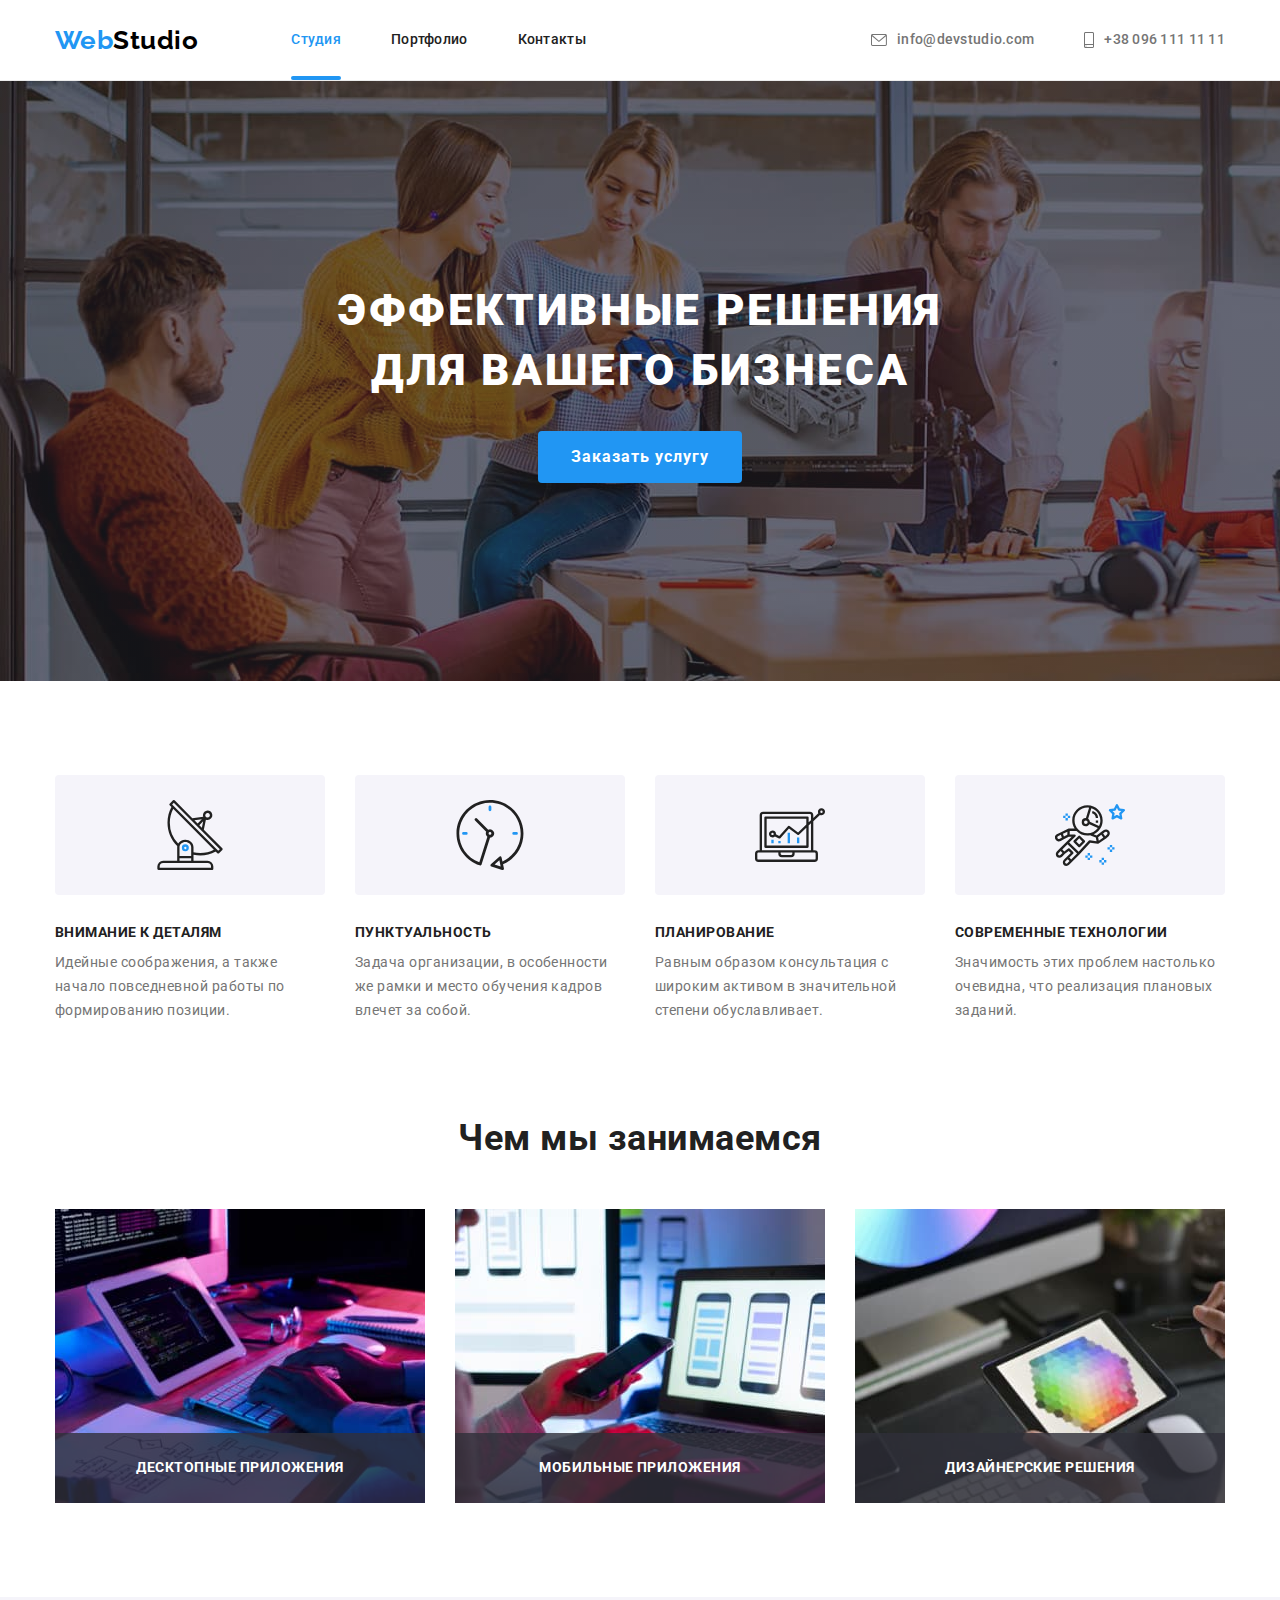
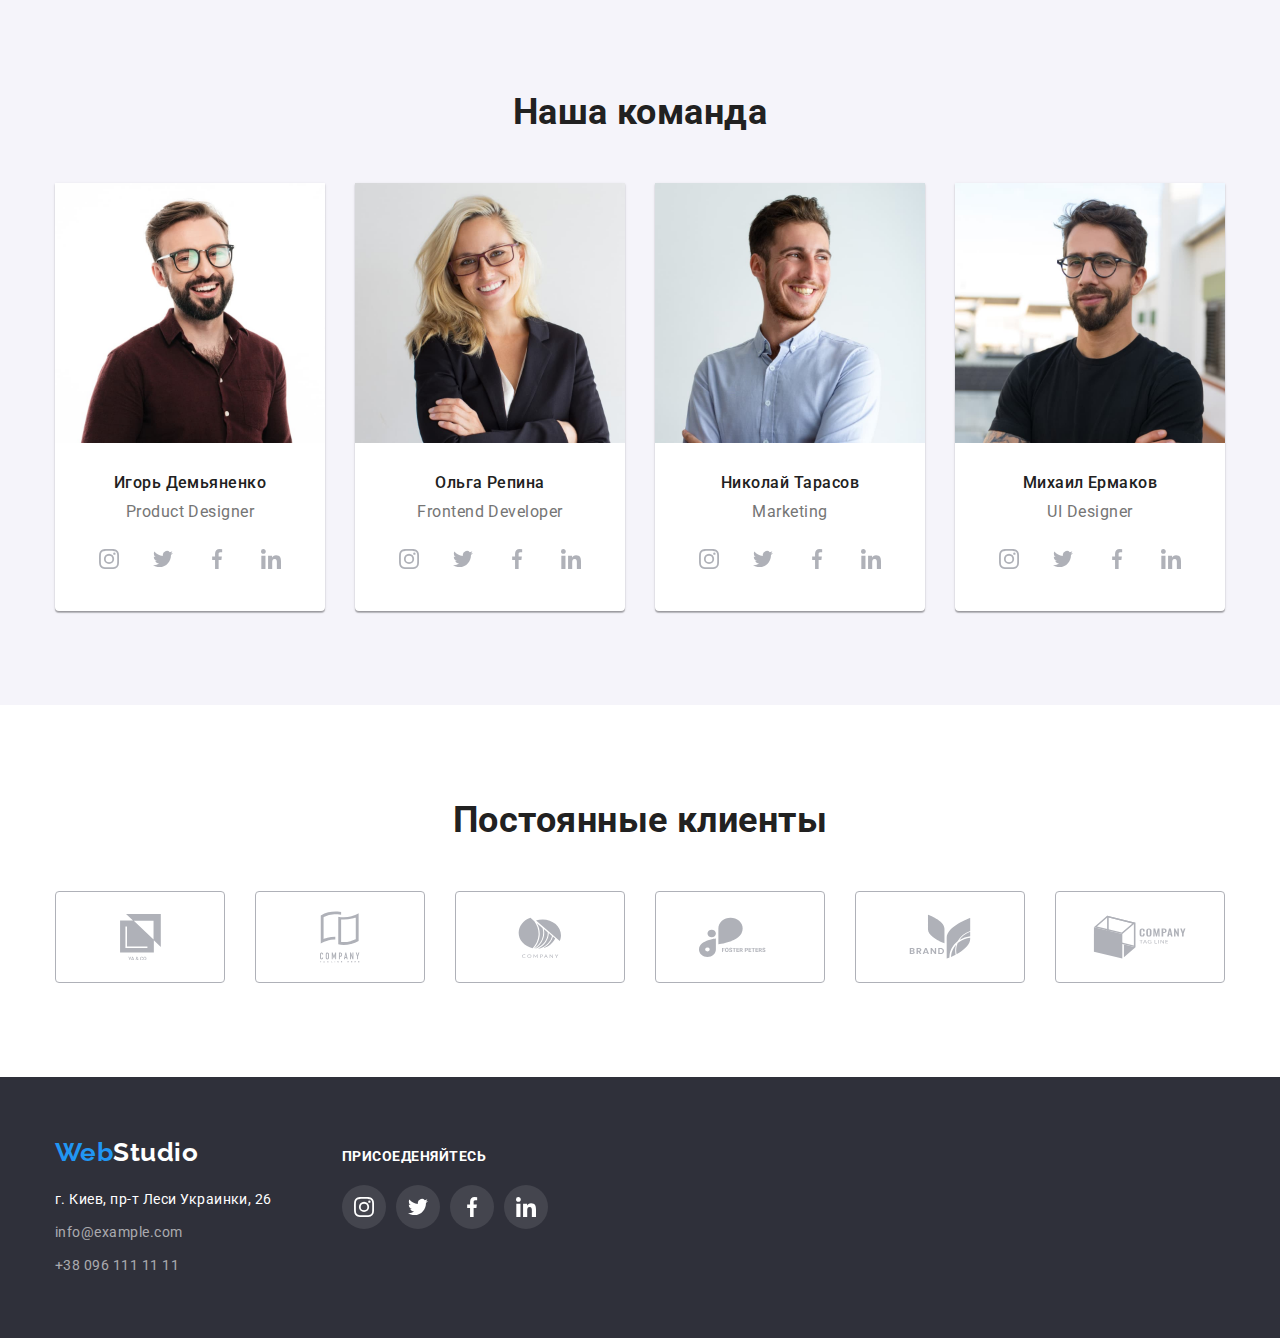
<file: index.html>
<!DOCTYPE html>
<html lang="ru">
  <head>
    <meta charset="UTF-8" />
    <meta http-equiv="X-UA-Compatible" content="IE=edge" />
    <meta name="viewport" content="width=device-width, initial-scale=1.0" />
    <title>Студия</title>
    <link rel="preconnect" href="https://fonts.googleapis.com" />
    <link rel="preconnect" href="https://fonts.gstatic.com" crossorigin />
    <link
      href="https://fonts.googleapis.com/css2?family=Raleway:wght@700&family=Roboto:wght@400;500;700;900&display=swap"
      rel="stylesheet"
    />
    <link
      rel="stylesheet"
      href="https://cdnjs.cloudflare.com/ajax/libs/modern-normalize/1.1.0/modern-normalize.min.css"
    />
    <link rel="stylesheet" href="./css/styles.css" />
  </head>

  <body>
    <!--Верхняя линия-->
    <header class="page-header">
      <div class="container">
        <div class="header">
          <nav class="navigation">
            <a class="logo-header" href="./index.html">
              Web<span class="logo-black">Studio</span>
            </a>
            <ul class="site-nav">
              <li class="item">
                <a href="./index.html" class="link current">Студия</a>
              </li>
              <li class="item">
                <a href="./portfolio.html" class="link">Портфолио</a>
              </li>
              <li class="item"><a href="" class="link">Контакты</a></li>
            </ul>
          </nav>
          <ul class="contacts">
            <li class="item">
              <a href="mailto:info@devstudio.com" class="link">
                <svg class="icon-contacts" width="16" height="12">
                  <use href="./images/icons.svg#mail"></use>
                </svg>
                info@devstudio.com</a
              >
            </li>
            <li class="item">
              <a href="tel:+380961111111" class="link">
                <svg class="icon-contacts" width="10" height="16">
                  <use href="./images/icons.svg#phone"></use>
                </svg>
                +38 096 111 11 11</a
              >
            </li>
          </ul>
        </div>
      </div>
    </header>

    <!-- main -->

    <main>
      <!--Шапка-->
      <section class="hero">
        <div class="overlay">
          <h1 class="hero-title">Эффективные решения для вашего бизнеса</h1>
          <button class="button" type="button" data-modal-open>
            Заказать услугу
          </button>
        </div>
        <div class="backdrop is-hidden" data-modal>
          <div class="modal">
            <button type="button" data-modal-close class="button-close">
              <img src="./images/vector.svg" alt="крестик" />
            </button>
          </div>
        </div>
      </section>
      <!--Наши особенности-->
      <section class="section">
        <div class="container">
          <h2 class="title-hidden">Особенности</h2>
          <ul class="feature-list">
            <li class="item">
              <div class="icons-feature">
                <svg width="70" height="70">
                  <use href="./images/icons.svg#antenna"></use>
                </svg>
              </div>
              <h3 class="title">Внимание к деталям</h3>
              <p class="title-list">
                Идейные соображения, а также начало повседневной работы по
                формированию позиции.
              </p>
            </li>
            <li class="item">
              <div class="icons-feature">
                <svg width="70" height="70">
                  <use href="./images/icons.svg#clock"></use>
                </svg>
              </div>
              <h3 class="title">Пунктуальность</h3>
              <p class="title-list">
                Задача организации, в особенности же рамки и место обучения
                кадров влечет за собой.
              </p>
            </li>
            <li class="item">
              <div class="icons-feature">
                <svg width="70" height="70">
                  <use href="./images/icons.svg#diagram"></use>
                </svg>
              </div>
              <h3 class="title">Планирование</h3>
              <p class="title-list">
                Равным образом консультация с широким активом в значительной
                степени обуславливает.
              </p>
            </li>
            <li class="item">
              <div class="icons-feature">
                <svg width="70" height="70">
                  <use href="./images/icons.svg#astronaut"></use>
                </svg>
              </div>
              <h3 class="title">Современные технологии</h3>
              <p class="title-list">
                Значимость этих проблем настолько очевидна, что реализация
                плановых заданий.
              </p>
            </li>
          </ul>
        </div>
      </section>
      <!--Чем мы занимаемся-->
      <section class="section section-work">
        <div class="container">
          <h2 class="section-title">Чем мы занимаемся</h2>
          <ul class="work-list">
            <li class="item">
              <img
                src="./images/box1.jpg"
                alt="Разаработка програмного обеспичения"
                width="370"
                height="294"
              />
              <div class="work-text"><p>Десктопные приложения</p></div>
            </li>
            <li class="item">
              <img
                src="./images/box2.jpg"
                alt="Андроид разработка"
                width="370"
                height="294"
              />
              <div class="work-text"><p>Мобильные приложения</p></div>
            </li>
            <li class="item">
              <img
                src="./images/box3.jpg"
                alt="Дизайн"
                width="370"
                height="294"
              />
              <div class="work-text"><p>Дизайнерские решения</p></div>
            </li>
          </ul>
        </div>
      </section>
      <!--Наша команда -->
      <section class="section section-team">
        <div class="container">
          <h2 class="section-title">Наша команда</h2>
          <ul class="team">
            <li class="team-card">
              <img
                src="./images/teamcard1.jpg"
                alt="Игорь Демьяненко"
                width="270"
                height="260"
              />
              <h3 class="team-title">Игорь Демьяненко</h3>
              <p class="team-list">Product Designer</p>
              <ul class="icons-list">
                <li class="links-list">
                  <a href="" class="links-team">
                    <svg class="icons-team" width="20" height="20">
                      <use href="./images/icons.svg#instagram"></use>
                    </svg>
                  </a>
                </li>
                <li class="links-list">
                  <a href="" class="links-team">
                    <svg class="icons-team" width="20" height="20">
                      <use href="./images/icons.svg#twitter"></use>
                    </svg>
                  </a>
                </li>
                <li class="links-list">
                  <a href="" class="links-team">
                    <svg class="icons-team" width="20" height="20">
                      <use href="./images/icons.svg#facebook"></use>
                    </svg>
                  </a>
                </li>
                <li class="links-list">
                  <a href="" class="links-team">
                    <svg class="icons-team" width="20" height="20">
                      <use href="./images/icons.svg#linkedin"></use>
                    </svg>
                  </a>
                </li>
              </ul>
            </li>
            <li class="team-card">
              <img
                src="./images/teamcard2.jpg"
                alt="Ольга Репина"
                width="270"
                height="260"
              />
              <h3 class="team-title">Ольга Репина</h3>
              <p class="team-list">Frontend Developer</p>

              <ul class="icons-list">
                <li class="links-list">
                  <a href="" class="links-team">
                    <svg class="icons-team" width="20" height="20">
                      <use href="./images/icons.svg#instagram"></use>
                    </svg>
                  </a>
                </li>
                <li class="links-list">
                  <a href="" class="links-team">
                    <svg class="icons-team" width="20" height="20">
                      <use href="./images/icons.svg#twitter"></use>
                    </svg>
                  </a>
                </li>
                <li class="links-list">
                  <a href="" class="links-team">
                    <svg class="icons-team" width="20" height="20">
                      <use href="./images/icons.svg#facebook"></use>
                    </svg>
                  </a>
                </li>
                <li class="links-list">
                  <a href="" class="links-team">
                    <svg class="icons-team" width="20" height="20">
                      <use href="./images/icons.svg#linkedin"></use>
                    </svg>
                  </a>
                </li>
              </ul>
            </li>
            <li class="team-card">
              <img
                src="./images/teamcard3.jpg"
                alt="Николай Тарасов"
                width="270"
                height="260"
              />
              <h3 class="team-title">Николай Тарасов</h3>
              <p class="team-list">Marketing</p>

              <ul class="icons-list">
                <li class="links-list">
                  <a href="" class="links-team">
                    <svg class="icons-team" width="20" height="20">
                      <use href="./images/icons.svg#instagram"></use>
                    </svg>
                  </a>
                </li>
                <li class="links-list">
                  <a href="" class="links-team">
                    <svg class="icons-team" width="20" height="20">
                      <use href="./images/icons.svg#twitter"></use>
                    </svg>
                  </a>
                </li>
                <li class="links-list">
                  <a href="" class="links-team">
                    <svg class="icons-team" width="20" height="20">
                      <use href="./images/icons.svg#facebook"></use>
                    </svg>
                  </a>
                </li>
                <li class="links-list">
                  <a href="" class="links-team">
                    <svg class="icons-team" width="20" height="20">
                      <use href="./images/icons.svg#linkedin"></use>
                    </svg>
                  </a>
                </li>
              </ul>
            </li>
            <li class="team-card">
              <img
                src="./images/teamcard4.jpg"
                alt="Михаил Ермаков"
                width="270"
                height="260"
              />
              <h3 class="team-title">Михаил Ермаков</h3>
              <p class="team-list">UI Designer</p>

              <ul class="icons-list">
                <li class="links-list">
                  <a href="" class="links-team" aria-label="instagram">
                    <svg class="icons-team" width="20" height="20">
                      <use href="./images/icons.svg#instagram"></use>
                    </svg>
                  </a>
                </li>
                <li class="links-list">
                  <a href="" class="links-team" aria-label="twitter">
                    <svg class="icons-team" width="20" height="20">
                      <use href="./images/icons.svg#twitter"></use>
                    </svg>
                  </a>
                </li>
                <li class="links-list">
                  <a href="" class="links-team" aria-label="facebook">
                    <svg class="icons-team" width="20" height="20">
                      <use href="./images/icons.svg#facebook"></use>
                    </svg>
                  </a>
                </li>
                <li class="links-list">
                  <a href="" class="links-team" aria-label="linked in">
                    <svg class="icons-team" width="20" height="20">
                      <use href="./images/icons.svg#linkedin"></use>
                    </svg>
                  </a>
                </li>
              </ul>
            </li>
          </ul>
        </div>
      </section>

      <!-- Clients -->

      <section class="section">
        <div class="container">
          <h2 class="section-title">Постоянные клиенты</h2>
          <ul class="clients">
            <li class="clients-list">
              <a href="" class="client-link">
                <svg class="icons-client" width="41" height="46.7">
                  <use href="./images/icons.svg#client1"></use>
                </svg>
              </a>
            </li>
            <li class="clients-list">
              <a href="" class="client-link">
                <svg class="icons-client" width="40" height="52">
                  <use href="./images/icons.svg#client2"></use>
                </svg>
              </a>
            </li>
            <li class="clients-list">
              <a href="" class="client-link">
                <svg class="icons-client" width="43.46" height="41.18">
                  <use href="./images/icons.svg#client3"></use>
                </svg>
              </a>
            </li>
            <li class="clients-list">
              <a href="" class="client-link">
                <svg class="icons-client" width="84.44" height="40.62">
                  <use href="./images/icons.svg#client4"></use>
                </svg>
              </a>
            </li>
            <li class="clients-list">
              <a href="" class="client-link">
                <svg class="icons-client" width="62.54" height="45.43">
                  <use href="./images/icons.svg#client5"></use>
                </svg>
              </a>
            </li>
            <li class="clients-list">
              <a href="" class="client-link">
                <svg class="icons-client" width="93.79" height="43.93">
                  <use href="./images/icons.svg#client6"></use>
                </svg>
              </a>
            </li>
          </ul>
        </div>
      </section>
    </main>
    <!--Подвал-->
    <footer class="page-footer">
      <div class="container footer-links">
        <div>
          <a class="logo-footer" href="./index.html"
            >Web<span class="logo-white">Studio</span></a
          >
          <address>
            <ul class="address">
              <li class="element">
                <p class="title">г. Киев, пр-т Леси Украинки, 26</p>
              </li>
              <li class="element">
                <a class="item" href="mailto:info@example.com"
                  >info@example.com</a
                >
              </li>
              <li class="element">
                <a class="item" href="tel:+380961111111">+38 096 111 11 11</a>
              </li>
            </ul>
          </address>
        </div>

        <div class="footer-list">
          <p class="title-lincs">ПРИСОЕДЕНЯЙТЕСЬ</p>

          <ul class="icons-list join-list">
            <li class="links-list">
              <a href="" class="links-team social-links">
                <svg class="icons-team icon-footer" width="20" height="20">
                  <use href="./images/icons.svg#instagram"></use>
                </svg>
              </a>
            </li>
            <li class="links-list">
              <a href="" class="links-team social-links">
                <svg class="icons-team icon-footer" width="20" height="20">
                  <use href="./images/icons.svg#twitter"></use>
                </svg>
              </a>
            </li>
            <li class="links-list">
              <a href="" class="links-team social-links">
                <svg class="icons-team icon-footer" width="20" height="20">
                  <use href="./images/icons.svg#facebook"></use>
                </svg>
              </a>
            </li>
            <li class="links-list">
              <a href="" class="links-team social-links">
                <svg class="icons-team icon-footer" width="20" height="20">
                  <use href="./images/icons.svg#linkedin"></use>
                </svg>
              </a>
            </li>
          </ul>
        </div>
      </div>
    </footer>
    <script src="./js/modal.js"></script>
  </body>
</html>
</file>
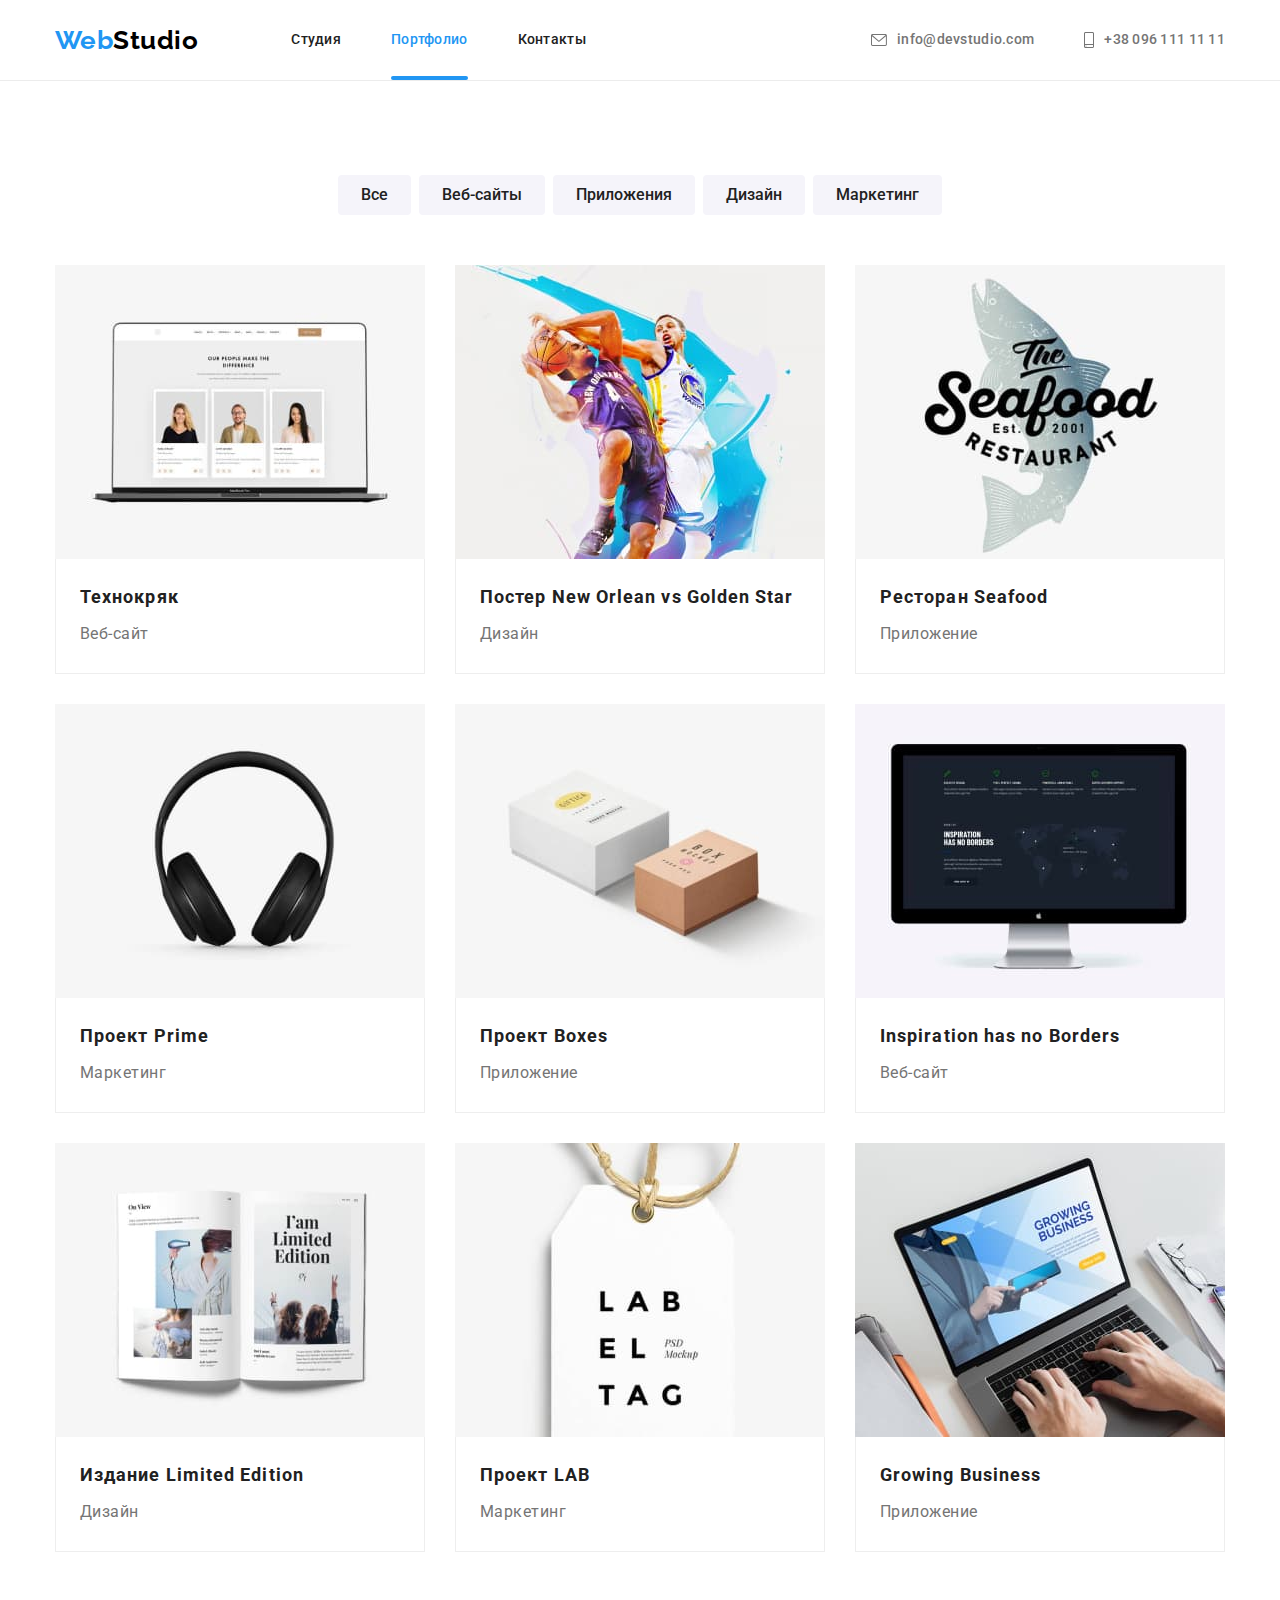
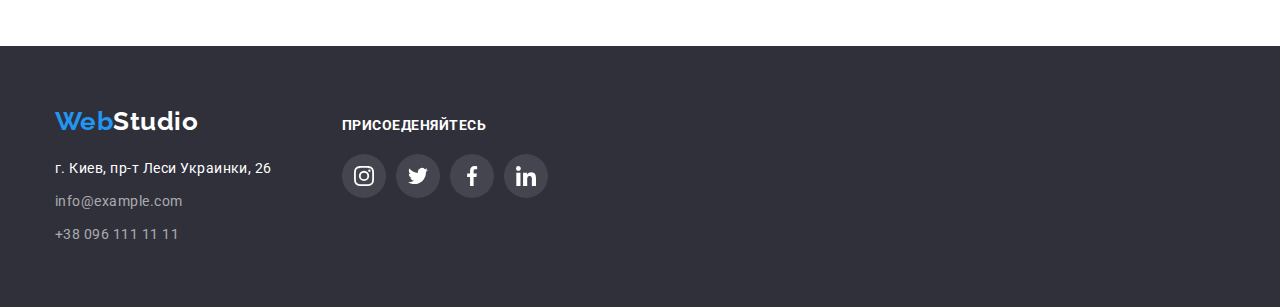
<file: portfolio.html>
<!DOCTYPE html>
<html lang="ru">
  <head>
    <meta charset="UTF-8" />
    <meta http-equiv="X-UA-Compatible" content="IE=edge" />
    <meta name="viewport" content="width=device-width, initial-scale=1.0" />
    <title>Студия</title>
    <link rel="preconnect" href="https://fonts.googleapis.com" />
    <link rel="preconnect" href="https://fonts.gstatic.com" crossorigin />
    <link
      href="https://fonts.googleapis.com/css2?family=Raleway:wght@700&family=Roboto:wght@400;500;700;900&display=swap"
      rel="stylesheet"
    />
    <link
      rel="stylesheet"
      href="https://cdnjs.cloudflare.com/ajax/libs/modern-normalize/1.1.0/modern-normalize.min.css"
    />
    <link rel="stylesheet" href="./css/styles.css" />
  </head>

  <body>
    <!--Верхняя линия-->
    <header class="page-header">
      <div class="container">
        <div class="header">
          <nav class="navigation">
            <a class="logo-header" href="./index.html">
              Web<span class="logo-black">Studio</span>
            </a>
            <ul class="site-nav">
              <li class="item">
                <a href="./index.html" class="link">Студия</a>
              </li>
              <li class="item">
                <a href="./portfolio.html" class="link current">Портфолио</a>
              </li>
              <li class="item"><a href="" class="link">Контакты</a></li>
            </ul>
          </nav>
          <ul class="contacts">
            <li class="item">
              <a href="mailto:info@devstudio.com" class="link">
                <svg class="icon-contacts" width="16" height="12">
                  <use href="./images/icons.svg#mail"></use>
                </svg>
                info@devstudio.com</a
              >
            </li>
            <li class="item">
              <a href="tel:+380961111111" class="link">
                <svg class="icon-contacts" width="10" height="16">
                  <use href="./images/icons.svg#phone"></use>
                </svg>
                +38 096 111 11 11</a
              >
            </li>
          </ul>
        </div>
      </div>
    </header>
    <main>
      <section class="section">
        <div class="container">
          <h1 class="title-hidden">Портфолио</h1>
          <!-- Кнопки -->
          <ul class="filters">
            <li class="item">
              <button class="button-filter" type="button">Все</button>
            </li>
            <li class="item">
              <button class="button-filter" type="button">Веб-сайты</button>
            </li>
            <li class="item">
              <button class="button-filter" type="button">Приложения</button>
            </li>
            <li class="item">
              <button class="button-filter" type="button">Дизайн</button>
            </li>
            <li class="item">
              <button class="button-filter" type="button">Маркетинг</button>
            </li>
          </ul>
          <!-- Портфолио -->
          <ul class="portfolio-list">
            <li class="elements">
              <a href="" class="portfolio-link">
                <div class="overflow">
                  <img
                    src="./images/technoquack.jpg"
                    alt="Веб-сайт"
                    width="370"
                    height="294"
                  />
                  <div class="portfolio-overlay">
                    <p class="portfolio-text">
                      Ресурс предлагает комплексные предложения с разным уровнем
                      функционала и сервисов. Все это позволит посетителю
                      получить исчерпывающие сведения о компании или частном
                      лице.
                    </p>
                  </div>
                </div>
                <div class="container-title">
                  <h2 class="title">Технокряк</h2>
                  <p class="list">Веб-сайт</p>
                </div>
              </a>
            </li>
            <li class="elements">
              <a href="" class="portfolio-link">
                <div class="overflow">
                  <img
                    src="./images/neworlean-vs-golden-star.jpg"
                    alt="Дизайн"
                    width="370"
                    height="294"
                  />
                  <div class="portfolio-overlay">
                    <p class="portfolio-text">
                      Ресурс предлагает комплексные предложения с разным уровнем
                      функционала и сервисов. Все это позволит посетителю
                      получить исчерпывающие сведения о компании или частном
                      лице.
                    </p>
                  </div>
                </div>
                <div class="container-title">
                  <h2 class="title">Постер New Orlean vs Golden Star</h2>
                  <p class="list">Дизайн</p>
                </div>
              </a>
            </li>
            <li class="elements">
              <a href="" class="portfolio-link">
                <div class="overflow">
                  <img
                    src="./images/seafood.jpg"
                    alt="Приложение"
                    width="370"
                    height="294"
                  />
                  <div class="portfolio-overlay">
                    <p class="portfolio-text">
                      Ресурс предлагает комплексные предложения с разным уровнем
                      функционала и сервисов. Все это позволит посетителю
                      получить исчерпывающие сведения о компании или частном
                      лице.
                    </p>
                  </div>
                </div>
                <div class="container-title">
                  <h2 class="title">Ресторан Seafood</h2>
                  <p class="list">Приложение</p>
                </div>
              </a>
            </li>
            <li class="elements">
              <a href="" class="portfolio-link">
                <div class="overflow">
                  <img
                    src="./images/prime.jpg"
                    alt="Маркетинг"
                    width="370"
                    height="294"
                  />
                  <div class="portfolio-overlay">
                    <p class="portfolio-text">
                      Ресурс предлагает комплексные предложения с разным уровнем
                      функционала и сервисов. Все это позволит посетителю
                      получить исчерпывающие сведения о компании или частном
                      лице.
                    </p>
                  </div>
                </div>
                <div class="container-title">
                  <h2 class="title">Проект Prime</h2>
                  <p class="list">Маркетинг</p>
                </div>
              </a>
            </li>
            <li class="elements">
              <a href="" class="portfolio-link">
                <div class="overflow">
                  <img
                    src="./images/boxes.jpg"
                    alt="Приложение"
                    width="370"
                    height="294"
                  />
                  <div class="portfolio-overlay">
                    <p class="portfolio-text">
                      Ресурс предлагает комплексные предложения с разным уровнем
                      функционала и сервисов. Все это позволит посетителю
                      получить исчерпывающие сведения о компании или частном
                      лице.
                    </p>
                  </div>
                </div>
                <div class="container-title">
                  <h2 class="title">Проект Boxes</h2>
                  <p class="list">Приложение</p>
                </div>
              </a>
            </li>
            <li class="elements">
              <a href="" class="portfolio-link">
                <div class="overflow">
                  <img
                    src="./images/inspiration-has-no-borders.jpg"
                    alt="Веб-сайт"
                    width="370"
                    height="294"
                  />
                  <div class="portfolio-overlay">
                    <p class="portfolio-text">
                      Ресурс предлагает комплексные предложения с разным уровнем
                      функционала и сервисов. Все это позволит посетителю
                      получить исчерпывающие сведения о компании или частном
                      лице.
                    </p>
                  </div>
                </div>
                <div class="container-title">
                  <h2 class="title">Inspiration has no Borders</h2>
                  <p class="list">Веб-сайт</p>
                </div>
              </a>
            </li>
            <li class="elements">
              <a href="" class="portfolio-link">
                <div class="overflow">
                  <img
                    src="./images/limited-edition.jpg"
                    alt="Дизайн"
                    width="370"
                    height="294"
                  />
                  <div class="portfolio-overlay">
                    <p class="portfolio-text">
                      Ресурс предлагает комплексные предложения с разным уровнем
                      функционала и сервисов. Все это позволит посетителю
                      получить исчерпывающие сведения о компании или частном
                      лице.
                    </p>
                  </div>
                </div>
                <div class="container-title">
                  <h2 class="title">Издание Limited Edition</h2>
                  <p class="list">Дизайн</p>
                </div>
              </a>
            </li>
            <li class="elements">
              <a href="" class="portfolio-link">
                <div class="overflow">
                  <img
                    src="./images/lab.jpg"
                    alt="Маркетинг"
                    width="370"
                    height="294"
                  />
                  <div class="portfolio-overlay">
                    <p class="portfolio-text">
                      Ресурс предлагает комплексные предложения с разным уровнем
                      функционала и сервисов. Все это позволит посетителю
                      получить исчерпывающие сведения о компании или частном
                      лице.
                    </p>
                  </div>
                </div>
                <div class="container-title">
                  <h2 class="title">Проект LAB</h2>
                  <p class="list">Маркетинг</p>
                </div>
              </a>
            </li>
            <li class="elements">
              <a href="" class="portfolio-link">
                <div class="overflow">
                  <img
                    src="./images/growing-business.jpg"
                    alt="Приложение"
                    width="370"
                    height="294"
                  />
                  <div class="portfolio-overlay">
                    <p class="portfolio-text">
                      Ресурс предлагает комплексные предложения с разным уровнем
                      функционала и сервисов. Все это позволит посетителю
                      получить исчерпывающие сведения о компании или частном
                      лице.
                    </p>
                  </div>
                </div>
                <div class="container-title">
                  <h2 class="title">Growing Business</h2>
                  <p class="list">Приложение</p>
                </div>
              </a>
            </li>
          </ul>
        </div>
      </section>
    </main>
    <!--Подвал-->
    <footer class="page-footer">
      <div class="container footer-links">
        <div>
          <a class="logo-footer" href="./index.html"
            >Web<span class="logo-white">Studio</span></a
          >
          <address>
            <ul class="address">
              <li class="element">
                <p class="title">г. Киев, пр-т Леси Украинки, 26</p>
              </li>
              <li class="element">
                <a class="item" href="mailto:info@example.com"
                  >info@example.com</a
                >
              </li>
              <li class="element">
                <a class="item" href="tel:+380961111111">+38 096 111 11 11</a>
              </li>
            </ul>
          </address>
        </div>

        <div class="footer-list">
          <p class="title-lincs">ПРИСОЕДЕНЯЙТЕСЬ</p>

          <ul class="icons-list join-list">
            <li class="links-list">
              <a href="" class="links-team social-links">
                <svg class="icons-team icon-footer" width="20" height="20">
                  <use href="./images/icons.svg#instagram"></use>
                </svg>
              </a>
            </li>
            <li class="links-list">
              <a href="" class="links-team social-links">
                <svg class="icons-team icon-footer" width="20" height="20">
                  <use href="./images/icons.svg#twitter"></use>
                </svg>
              </a>
            </li>
            <li class="links-list">
              <a href="" class="links-team social-links">
                <svg class="icons-team icon-footer" width="20" height="20">
                  <use href="./images/icons.svg#facebook"></use>
                </svg>
              </a>
            </li>
            <li class="links-list">
              <a href="" class="links-team social-links">
                <svg class="icons-team icon-footer" width="20" height="20">
                  <use href="./images/icons.svg#linkedin"></use>
                </svg>
              </a>
            </li>
          </ul>
        </div>
      </div>
    </footer>
  </body>
</html>
</file>
<file: css/styles.css>
:root {
  --primary-text-color: #757575;
  --title-text-color: #212121;
  --accent-color: #2196f3;
  --background-black-color: #2f303a;
  --main-bg-color: #ffffff;
  --primary-bg-color: #f5f4fa;
}

/* body */

body {
  color: var(--title-text-color);
  background-color: var(--main-bg-color);
  font-family: 'Roboto', sans-serif;
  font-style: normal;
  letter-spacing: 0.03em;
}

/* header */

h1,
h2,
h3,
h4,
h5,
h6,
p {
  margin: 0;
  padding: 0;
}

ul {
  list-style: none;
  padding-left: 0;
  margin-top: 0;
  margin-bottom: 0;
}

img {
  display: block;
  max-width: 100%;
  height: auto;
}

.page-header {
  border-bottom: 1px solid #ececec;
}

.container {
  padding: 0 15px;
  margin: 0 auto;
  width: 1200px;
}

.header {
  display: flex;
  align-items: center;
  justify-content: right;
}

.navigation {
  align-items: center;
  display: flex;
}

/* logo */

.logo-header {
  color: var(--accent-color);

  font-weight: 700;
  font-family: 'Raleway', sans-serif;
  font-size: 26px;
  line-height: 1.19;
  text-decoration: none;
}

.logo-black {
  color: #000000;
}

/* site nav */

.site-nav {
  display: flex;
  margin-left: 93px;
}

.site-nav .item + .item {
  margin-left: 50px;
}

.site-nav .link {
  display: block;
  padding: 32px 0;
  color: var(--title-text-color);
}

.site-nav .item {
  position: relative;
}

.link.current::after {
  position: absolute;
  content: '';

  bottom: 0;

  display: flex;
  width: 100%;
  height: 4px;
  border-radius: 2px;

  background-color: var(--accent-color);
}

.link.current {
  color: var(--accent-color);
}

/* contacts */

.contacts {
  display: flex;
  margin-left: auto;
}

.icon-contacts {
  background-repeat: no-repeat;
  margin-right: 10px;

  fill: var(--primary-text-color);

  transition: fill 250ms cubic-bezier(0.4, 0, 0.2, 1);
}

.contacts .item + .item {
  margin-left: 50px;
}

.contacts .link {
  display: flex;
  align-items: center;
  padding: 32px 0;
  cursor: pointer;
  border: none;

  color: var(--primary-text-color);
}

/* site nav, contacts */

.site-nav .link,
.contacts .link {
  font-weight: 500;
  font-size: 14px;
  line-height: 1.14;
  letter-spacing: 0.02em;
  text-decoration: none;

  transition: color 250ms cubic-bezier(0.4, 0, 0.2, 1);
}

.site-nav .link:hover,
.site-nav .link:focus,
.contacts .link:hover,
.contacts .link:focus,
.contacts .link:hover .icon-contacts,
.contacts .link:focus .icon-contacts {
  color: var(--accent-color);
  fill: var(--accent-color);
}

/* hero */

.overlay {
  max-width: 1600px;
  height: 600px;
  margin-right: auto;
  margin-left: auto;
  padding: 200px 0;
  background-image: linear-gradient(to right, rgba(47, 48, 58, 0.4), rgba(47, 48, 58, 0.4)),
    url('../images/overlay.jpg');
  background-size: cover;
}

.hero {
  text-align: center;
  background: #c4c4c4;
}

.hero-title {
  width: 696px;
  margin-bottom: 30px;
  margin-right: auto;
  margin-left: auto;

  color: var(--main-bg-color);

  font-weight: 900;
  font-size: 44px;
  line-height: 1.36;
  text-transform: uppercase;
  letter-spacing: 0.06em;
}

/* button */

.button {
  border-radius: 4px;
  padding: 10px 32px;
  border: 1px solid transparent;
  cursor: pointer;

  color: var(--main-bg-color);
  background-color: var(--accent-color);

  font-family: inherit;
  font-weight: 700;
  font-size: 16px;
  line-height: 1.88;
  letter-spacing: 0.06em;

  transition: background-color 250ms cubic-bezier(0.4, 0, 0.2, 1);
}

.button:hover,
.button:focus {
  background-color: #188ce8;
}

/* backdrop */

.backdrop {
  position: fixed;
  top: 0;
  left: 0;
  width: 100%;
  height: 100%;
  background: rgba(0, 0, 0, 0.2);

  opacity: 1;
  transition: opacity 250ms cubic-bezier(0.4, 0, 0.2, 1);

  z-index: 2;
}

.backdrop.is-hidden {
  opacity: 0;
  pointer-events: none;
  visibility: visible;
}

.backdrop.is-hidden .modal {
  transform: scale(0.9) translate(-50%, -50%);
}

.modal {
  position: absolute;

  top: 50%;
  left: 50%;

  min-width: 528px;
  min-height: 581px;

  background: var(--main-bg-color);
  box-shadow: 0px 1px 3px rgba(0, 0, 0, 0.12), 0px 1px 1px rgba(0, 0, 0, 0.14),
    0px 2px 1px rgba(0, 0, 0, 0.2);
  border-radius: 4px;

  transform: scale(1) translate(-50%, -50%);
  transition: transform 250ms cubic-bezier(0.4, 0, 0.2, 1);
}

.button-close {
  position: absolute;
  top: 8px;
  right: 8px;
  width: 30px;
  height: 30px;

  border: 1px solid rgba(0, 0, 0, 0.1);
  border-radius: 50%;

  background-color: var(--main-bg-color);
}

/* feature-list */

.section {
  padding-top: 94px;
  padding-bottom: 94px;
}

.title-hidden {
  text-align: center;
  font-size: 0;
}

.feature-list {
  display: flex;
}

.icons-feature {
  display: flex;
  justify-content: center;
  align-items: center;
  height: 120px;
  width: 270px;
  margin-bottom: 30px;
  border-radius: 4px;
  background-color: var(--primary-bg-color);
}

.feature-list .item {
  min-width: 270px;
}

.feature-list .item + .item {
  margin-left: 30px;
}

.feature-list .title {
  margin-bottom: 10px;

  font-weight: 700;
  font-size: 14px;
  line-height: 1.14;
  text-transform: uppercase;
}

.feature-list .title-list {
  color: var(--primary-text-color);

  font-weight: 400;
  font-size: 14px;
  line-height: 1.71;
}

/* work list */

.section-work {
  padding-top: 0;
}

.section-title {
  margin-bottom: 50px;
  text-align: center;

  font-weight: 700;
  font-size: 36px;
  line-height: 1.17;
}

.work-list {
  display: flex;
  flex-wrap: wrap;
}

.item {
  position: relative;
}

.work-text {
  display: flex;
  position: absolute;
  justify-content: center;
  align-items: center;
  text-transform: uppercase;
  bottom: 0;

  width: 100%;
  height: 70px;

  color: var(--main-bg-color);
  background-color: rgba(47, 48, 58, 0.8);

  font-weight: 700;
  font-size: 14px;
  line-height: 1.14;
}

.work-list .item {
  flex-basis: calc((100% - 60px) / 3);
  margin-right: 30px;
}

.work-list .item:nth-child(3n) {
  margin-right: 0;
}

/* team */

.section-team {
  background-color: var(--primary-bg-color);
}

.team {
  text-align: center;
  display: flex;
  flex-wrap: wrap;
}

.team-card {
  flex-basis: calc((100% - 90px) / 4);
  margin-right: 30px;

  background-color: var(--main-bg-color);
  box-shadow: 0px 1px 3px rgba(0, 0, 0, 0.12), 0px 1px 1px rgba(0, 0, 0, 0.14),
    0px 2px 1px rgba(0, 0, 0, 0.2);
  border-radius: 0px 0px 4px 4px;
}

.team-card:nth-child(4n) {
  margin-right: 0;
}

.team .team-title {
  margin-top: 30px;
  margin-bottom: 10px;

  font-weight: 500;
  font-size: 16px;
  line-height: 1.19;
}

.team .team-list {
  margin-bottom: 16px;

  color: var(--primary-text-color);

  font-weight: 400;
  font-size: 16px;
  line-height: 1.19;
}

.icons-list {
  display: flex;
  margin-right: 32px;
  margin-bottom: 30px;
  margin-left: 32px;
}

.icons-team {
  fill: #afb1b8;

  transition: fill 250ms cubic-bezier(0.4, 0, 0.2, 1);
}

.links-team {
  display: flex;
  padding: 12px;
  cursor: pointer;
  border-radius: 50%;

  transition: background-color 250ms cubic-bezier(0.4, 0, 0.2, 1);
}

.links-team:hover,
.links-team:focus {
  background-color: var(--accent-color);
}

.links-team:hover .icons-team,
.links-team:focus .icons-team {
  fill: var(--main-bg-color);
}

.icons-list .links-list + .links-list {
  margin-left: 10px;
}

/* Clients */

.clients {
  display: inline-flex;
  box-sizing: border-box;
}

.clients-list {
  display: flex;
}

.client-link {
  display: flex;
  justify-content: center;
  align-items: center;
  border: 1px solid #afb1b8;
  border-radius: 4px;
  cursor: pointer;
  width: 170px;
  height: 92px;
}

.icons-client {
  fill: #afb1b8;
  border: none;

  transition: fill 250ms cubic-bezier(0.4, 0, 0.2, 1);
}

.client-link:hover,
.client-link:focus {
  border: 1px solid var(--accent-color);
}

.client-link:hover .icons-client,
.client-link:focus .icons-client {
  fill: var(--accent-color);
}

.clients-list + .clients-list {
  margin-left: 30px;
}

/* footer */

.page-footer {
  padding: 60px 0;

  background-color: var(--background-black-color);
}

.logo-footer {
  color: var(--accent-color);

  font-weight: 700;
  font-family: 'Raleway', sans-serif;
  font-size: 26px;
  line-height: 1.19;
  text-decoration: none;
}

.logo-white {
  color: var(--main-bg-color);
}

.address {
  margin-top: 20px;
}

.address .element + .element {
  margin-top: 9px;
}

.address .title,
.address .item {
  font-style: normal;
  font-weight: 400;
  font-size: 14px;
  line-height: 1.71;
  text-decoration: none;
}

.address .title {
  color: var(--main-bg-color);
}

.address .item {
  color: rgba(255, 255, 255, 0.6);
}

.address .title:hover,
.address .title:focus,
.address .item:hover,
.address .item:focus {
  color: var(--accent-color);
}

.footer-links {
  align-items: baseline;
  display: flex;
}

.footer-list {
  margin-left: 70px;
  padding: 0;
  width: 206px;
  height: 80px;
}
/* social links */
.social-links {
  background-color: rgba(255, 255, 255, 0.1);
}

.title-lincs {
  color: var(--main-bg-color);
  margin-bottom: 20px;

  font-weight: 700;
  font-size: 14px;
  line-height: 1.14;
  text-transform: uppercase;
}

.icon-footer {
  fill: var(--main-bg-color);
}

.join-list {
  margin: 0;
}

/* portfolio */

/* butttons filtr */

.filters {
  display: flex;
  justify-content: center;
  margin-bottom: 50px;
}

.filters .item + .item {
  margin-left: 8px;
}

.button-filter {
  border-radius: 4px;
  padding: 6px 22px;
  border: 1px solid transparent;
  cursor: pointer;

  color: var(--title-text-color);
  background-color: var(--primary-bg-color);

  font-family: inherit;
  font-weight: 500;
  font-size: 16px;
  line-height: 1.62;

  transition: box-shadow 250ms cubic-bezier(0.4, 0, 0.2, 1),
    color 250ms cubic-bezier(0.4, 0, 0.2, 1), background-color 250ms cubic-bezier(0.4, 0, 0.2, 1);
}

.button-filter:hover,
.button-filter:focus {
  color: var(--main-bg-color);
  background-color: var(--accent-color);
  box-shadow: 0px 3px 1px rgba(0, 0, 0, 0.1), 0px 1px 2px rgba(0, 0, 0, 0.08),
    0px 2px 2px rgba(0, 0, 0, 0.12);
}

/* portfolio-list */

.portfolio-list {
  display: flex;
  flex-wrap: wrap;
  margin-left: -30px;
  margin-top: -30px;
}

.elements {
  flex-basis: calc(100% / 3 -30px);
  margin-left: 30px;
  margin-top: 30px;
}

.portfolio-link {
  color: inherit;
  display: block;
  cursor: pointer;
  text-decoration: none;

  transition: box-shadow 250ms cubic-bezier(0.4, 0, 0.2, 1);
}

.portfolio-link:hover,
.portfolio-link:focus {
  box-shadow: 0px 1px 1px rgba(0, 0, 0, 0.12), 0px 4px 4px rgba(0, 0, 0, 0.06),
    1px 4px 6px rgba(0, 0, 0, 0.16);
}

.portfolio-link:hover .portfolio-overlay,
.portfolio-link:focus .portfolio-overlay {
  transform: translateY(-100%);
}

.overflow {
  position: relative;
  overflow: hidden;
}

.portfolio-overlay {
  position: absolute;
  padding: 63px 24px;
  width: 370px;

  background-color: rgba(33, 150, 243, 0.9);

  transform: translateY(0);
  transition: transform 250ms cubic-bezier(0.4, 0, 0.2, 1);
}

.portfolio-text {
  color: var(--main-bg-color);

  font-weight: 400;
  font-size: 18px;
  line-height: 1.56;
}

.container-title {
  padding-top: 20px;
  padding-right: 24px;
  padding-bottom: 24px;
  padding-left: 24px;
  border-right: 1px solid #eeeeee;
  border-bottom: 1px solid #eeeeee;
  border-left: 1px solid #eeeeee;
  background-color: #ffffff;
}

.container-title > .title {
  font-size: 18px;
  line-height: 2;
  letter-spacing: 0.06em;
}

.container-title > .list {
  margin-top: 4px;

  color: var(--primary-text-color);

  font-weight: 400;
  font-size: 16px;
  line-height: 1.88;
}
</file>
